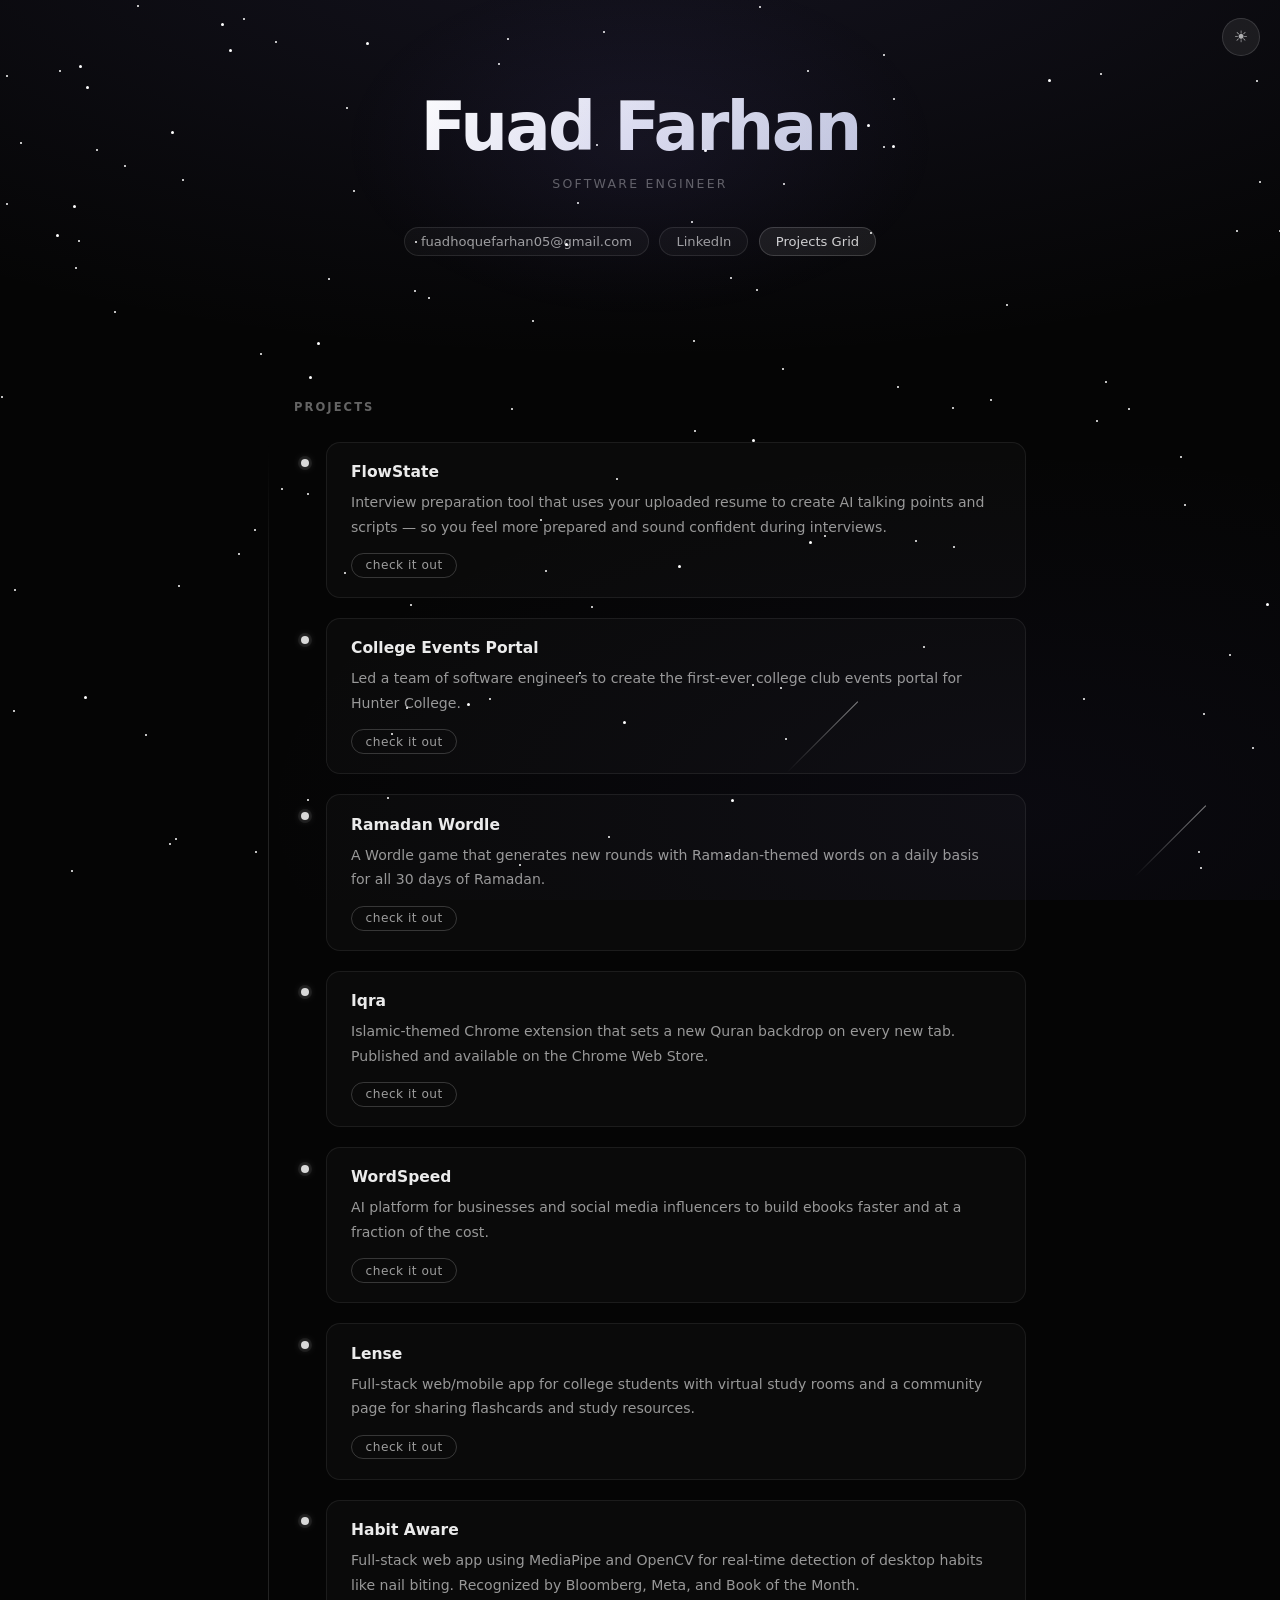
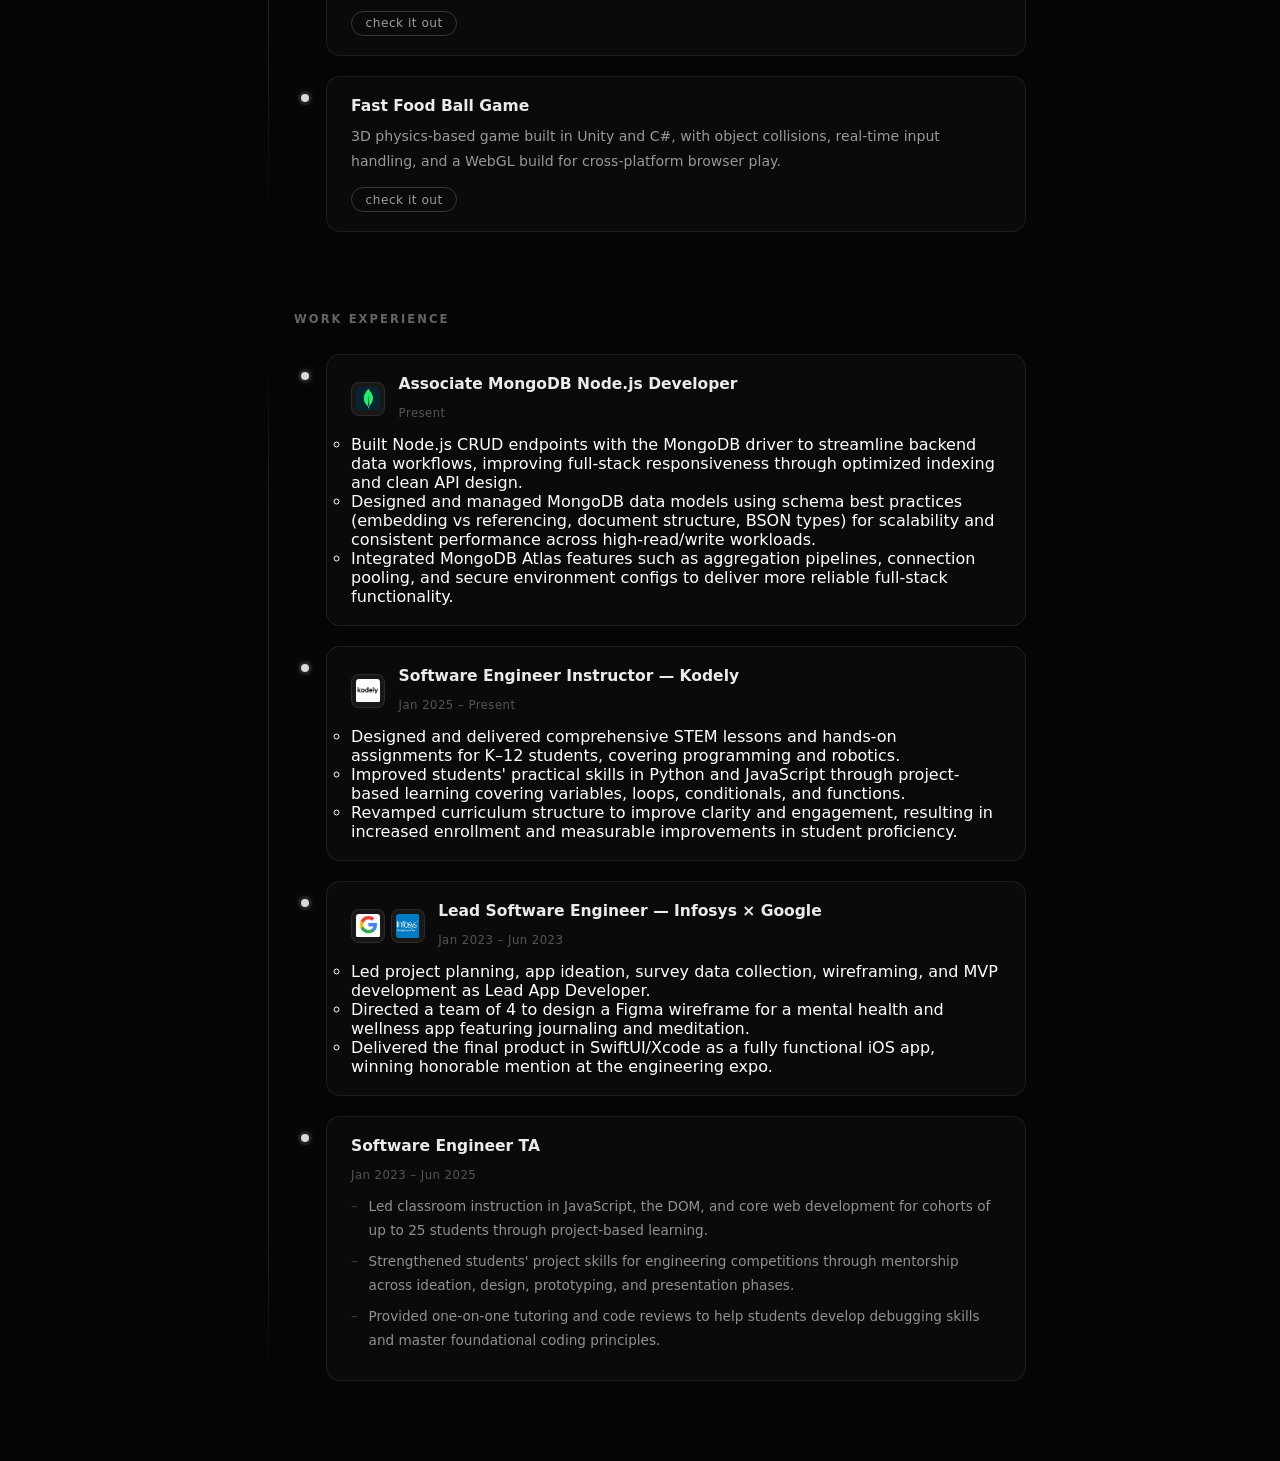
<file: index.html>
<!DOCTYPE html>
<html lang="en">
<head>
    <meta charset="UTF-8">
    <meta name="viewport" content="width=device-width, initial-scale=1.0">
    <title>Fuad Farhan — Portfolio</title>
    <link rel="stylesheet" href="index.css">
</head>
<body>
    <div id="background"></div>

    <button class="theme-toggle" id="themeToggle" aria-label="Switch to light theme">☀</button>

    <header>
        <h1>Fuad Farhan</h1>
        <p class="hero-subtitle">Software Engineer</p>
        <div class="header-links">
            <span>fuadhoquefarhan05@gmail.com</span>
            <a href="https://www.linkedin.com/in/fuad-farhan-b25295301" target="_blank">LinkedIn</a>
            <a href="projects.html" class="link-button">Projects Grid</a>
        </div>
    </header>

    <main>

        <!-- Projects Section -->
        <section class="timeline-section">
            <h2>Projects</h2>
            <ul class="timeline">

                <li class="fade-in">
                    <div class="timeline-dot"></div>
                    <div class="timeline-card">
                        <div class="timeline-content">
                            <h3>FlowState</h3>
                            <p>Interview preparation tool that uses your uploaded resume to create AI talking points and scripts — so you feel more prepared and sound confident during interviews.</p>
                            <a href="https://github.com/fuadfarhan05/flowstate" target="_blank" class="cta-link">check it out</a>
                        </div>
                    </div>
                </li>

                <li class="fade-in">
                    <div class="timeline-dot"></div>
                    <div class="timeline-card">
                        <div class="timeline-content">
                            <h3>College Events Portal</h3>
                            <p>Led a team of software engineers to create the first-ever college club events portal for Hunter College.</p>
                            <a href="https://github.com/fuadfarhan05/huntereventsportal" target="_blank" class="cta-link">check it out</a>
                        </div>
                    </div>
                </li>

                <li class="fade-in">
                    <div class="timeline-dot"></div>
                    <div class="timeline-card">
                        <div class="timeline-content">
                            <h3>Ramadan Wordle</h3>
                            <p>A Wordle game that generates new rounds with Ramadan-themed words on a daily basis for all 30 days of Ramadan.</p>
                            <a href="https://my-ramadan-wordle.vercel.app/" target="_blank" class="cta-link">check it out</a>
                        </div>
                    </div>
                </li>

                <li class="fade-in">
                    <div class="timeline-dot"></div>
                    <div class="timeline-card">
                        <div class="timeline-content">
                            <h3>Iqra</h3>
                            <p>Islamic-themed Chrome extension that sets a new Quran backdrop on every new tab. Published and available on the Chrome Web Store.</p>
                            <a href="https://chromewebstore.google.com/detail/iqra-quran-chrome-extensi/mifibcijklellhdpeameggpbefkbgghm" target="_blank" class="cta-link">check it out</a>
                        </div>
                    </div>
                </li>

                <li class="fade-in">
                    <div class="timeline-dot"></div>
                    <div class="timeline-card">
                        <div class="timeline-content">
                            <h3>WordSpeed</h3>
                            <p>AI platform for businesses and social media influencers to build ebooks faster and at a fraction of the cost.</p>
                            <a href="https://www.loom.com/share/a58ad398cbe04e078f683c4f975cae1d" target="_blank" class="cta-link">check it out</a>
                        </div>
                    </div>
                </li>

                <li class="fade-in">
                    <div class="timeline-dot"></div>
                    <div class="timeline-card">
                        <div class="timeline-content">
                            <h3>Lense</h3>
                            <p>Full-stack web/mobile app for college students with virtual study rooms and a community page for sharing flashcards and study resources.</p>
                            <a href="https://trylense.vercel.app/" target="_blank" class="cta-link">check it out</a>
                        </div>
                    </div>
                </li>

                <li class="fade-in">
                    <div class="timeline-dot"></div>
                    <div class="timeline-card">
                        <div class="timeline-content">
                            <h3>Habit Aware</h3>
                            <p>Full-stack web app using MediaPipe and OpenCV for real-time detection of desktop habits like nail biting. Recognized by Bloomberg, Meta, and Book of the Month.</p>
                            <a href="https://github.com/fuadfarhan05/HabitAware" target="_blank" class="cta-link">check it out</a>
                        </div>
                    </div>
                </li>

                <li class="fade-in">
                    <div class="timeline-dot"></div>
                    <div class="timeline-card">
                        <div class="timeline-content">
                            <h3>Fast Food Ball Game</h3>
                            <p>3D physics-based game built in Unity and C#, with object collisions, real-time input handling, and a WebGL build for cross-platform browser play.</p>
                            <a href="https://github.com/fuadfarhan05/HabitAware" target="_blank" class="cta-link">check it out</a>
                        </div>
                    </div>
                </li>

            </ul>
        </section>

        <!-- Work Experience Section -->
        <section class="timeline-section">
            <h2>Work Experience</h2>
            <ul class="timeline">

                <li class="fade-in">
                    <div class="timeline-dot"></div>
                    <div class="timeline-card">
                        <div class="card-header">
                            <div class="card-logos">
                                <img src="mongodb.png" alt="MongoDB" class="timeline-logo" />
                            </div>
                            <div class="timeline-content">
                                <h3>Associate MongoDB Node.js Developer</h3>
                                <p class="date">Present</p>
                            </div>
                        </div>
                        <ul>
                            <li>Built Node.js CRUD endpoints with the MongoDB driver to streamline backend data workflows, improving full-stack responsiveness through optimized indexing and clean API design.</li>
                            <li>Designed and managed MongoDB data models using schema best practices (embedding vs referencing, document structure, BSON types) for scalability and consistent performance across high-read/write workloads.</li>
                            <li>Integrated MongoDB Atlas features such as aggregation pipelines, connection pooling, and secure environment configs to deliver more reliable full-stack functionality.</li>
                        </ul>
                    </div>
                </li>

                <li class="fade-in">
                    <div class="timeline-dot"></div>
                    <div class="timeline-card">
                        <div class="card-header">
                            <div class="card-logos">
                                <img src="kodely.png" alt="Kodely" class="timeline-logo" />
                            </div>
                            <div class="timeline-content">
                                <h3>Software Engineer Instructor — Kodely</h3>
                                <p class="date">Jan 2025 – Present</p>
                            </div>
                        </div>
                        <ul>
                            <li>Designed and delivered comprehensive STEM lessons and hands-on assignments for K–12 students, covering programming and robotics.</li>
                            <li>Improved students' practical skills in Python and JavaScript through project-based learning covering variables, loops, conditionals, and functions.</li>
                            <li>Revamped curriculum structure to improve clarity and engagement, resulting in increased enrollment and measurable improvements in student proficiency.</li>
                        </ul>
                    </div>
                </li>

                <li class="fade-in">
                    <div class="timeline-dot"></div>
                    <div class="timeline-card">
                        <div class="card-header">
                            <div class="card-logos">
                                <img src="google.png" alt="Google" class="timeline-logo" />
                                <img src="infosys.png" alt="Infosys" class="timeline-logo" />
                            </div>
                            <div class="timeline-content">
                                <h3>Lead Software Engineer — Infosys × Google</h3>
                                <p class="date">Jan 2023 – Jun 2023</p>
                            </div>
                        </div>
                        <ul>
                            <li>Led project planning, app ideation, survey data collection, wireframing, and MVP development as Lead App Developer.</li>
                            <li>Directed a team of 4 to design a Figma wireframe for a mental health and wellness app featuring journaling and meditation.</li>
                            <li>Delivered the final product in SwiftUI/Xcode as a fully functional iOS app, winning honorable mention at the engineering expo.</li>
                        </ul>
                    </div>
                </li>

                <li class="fade-in">
                    <div class="timeline-dot"></div>
                    <div class="timeline-card">
                        <div class="timeline-content">
                            <h3>Software Engineer TA</h3>
                            <p class="date">Jan 2023 – Jun 2025</p>
                            <ul>
                                <li>Led classroom instruction in JavaScript, the DOM, and core web development for cohorts of up to 25 students through project-based learning.</li>
                                <li>Strengthened students' project skills for engineering competitions through mentorship across ideation, design, prototyping, and presentation phases.</li>
                                <li>Provided one-on-one tutoring and code reviews to help students develop debugging skills and master foundational coding principles.</li>
                            </ul>
                        </div>
                    </div>
                </li>

            </ul>
        </section>

    </main>

    <div id="floating-images"></div>

    <script src="script.js"></script>
</body>
</html>
</file>
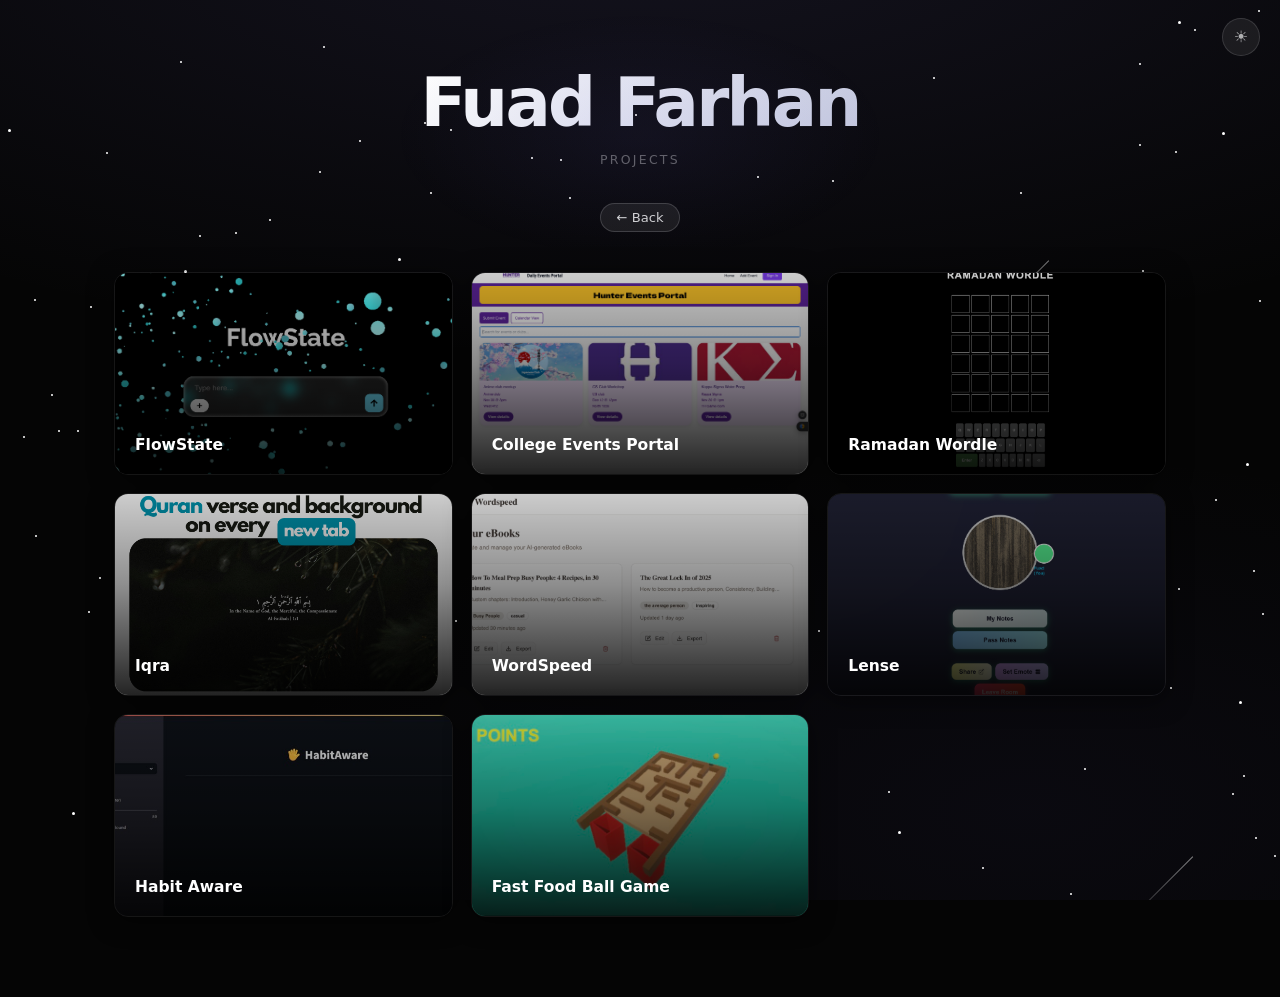
<file: projects.html>
<!DOCTYPE html>
<html lang="en">
<head>
    <meta charset="UTF-8">
    <meta name="viewport" content="width=device-width, initial-scale=1.0">
    <title>Projects — Fuad Farhan</title>
    <link rel="stylesheet" href="index.css">
</head>
<body>
    <div id="background"></div>

    <button class="theme-toggle" id="themeToggle" aria-label="Switch to light theme">☀</button>

    <header class="projects-page-header">
        <h1>Fuad Farhan</h1>
        <p class="hero-subtitle">Projects</p>
        <div class="header-links">
            <a href="index.html" class="link-button">← Back</a>
        </div>
    </header>

    <main>
        <div class="projects-grid-wrapper">
            <section class="projects-grid">

                <a href="https://enteryourflowstate.app/" target="_blank" class="project-link">
                    <div class="project-card fade-in">
                        <img src="flowstate.png" alt="FlowState">
                        <div class="overlay">
                            <h3>FlowState</h3>
                            <p>A web application that helps people who struggle with their speech be able to speak better for their interviews.</p>
                        </div>
                    </div>
                </a>

                <a href="https://github.com/fuadfarhan05/huntereventsportal" target="_blank" class="project-link">
                    <div class="project-card fade-in">
                        <img src="collegeevents.png" alt="College Events Portal">
                        <div class="overlay">
                            <h3>College Events Portal</h3>
                            <p>First-ever college club events portal built for Hunter College.</p>
                        </div>
                    </div>
                </a>

                <a href="https://my-ramadan-wordle.vercel.app/" target="_blank" class="project-link">
                    <div class="project-card fade-in">
                        <img src="wordle.png" alt="Ramadan Wordle">
                        <div class="overlay">
                            <h3>Ramadan Wordle</h3>
                            <p>Daily Wordle game featuring Ramadan-themed words.</p>
                        </div>
                    </div>
                </a>

                <a href="https://chromewebstore.google.com/detail/iqra-quran-chrome-extensi/mifibcijklellhdpeameggpbefkbgghm" target="_blank" class="project-link">
                    <div class="project-card fade-in">
                        <img src="chromeextension.png" alt="Iqra">
                        <div class="overlay">
                            <h3>Iqra</h3>
                            <p>Chrome extension that sets your new tab to a Quran backdrop.</p>
                        </div>
                    </div>
                </a>

                <a href="https://www.loom.com/share/a58ad398cbe04e078f683c4f975cae1d" target="_blank" class="project-link">
                    <div class="project-card fade-in">
                        <img src="wordspeed.png" alt="WordSpeed">
                        <div class="overlay">
                            <h3>WordSpeed</h3>
                            <p>AI platform for businesses to generate ebooks faster and cheaper.</p>
                        </div>
                    </div>
                </a>

                <a href="https://trylense.vercel.app/" target="_blank" class="project-link">
                    <div class="project-card fade-in">
                        <img src="lense.png" alt="Lense">
                        <div class="overlay">
                            <h3>Lense</h3>
                            <p>Social studying platform with virtual study rooms and shared resources.</p>
                        </div>
                    </div>
                </a>

                <a href="https://github.com/fuadfarhan05/HabitAware" target="_blank" class="project-link">
                    <div class="project-card fade-in">
                        <img src="habitaware.jpg" alt="Habit Aware">
                        <div class="overlay">
                            <h3>Habit Aware</h3>
                            <p>ML-powered app detecting desk habits using MediaPipe and OpenCV.</p>
                        </div>
                    </div>
                </a>

                <a href="https://github.com/fuadfarhan05/HabitAware" target="_blank" class="project-link">
                    <div class="project-card fade-in">
                        <img src="fastfoodballgame.jpg" alt="Fast Food Ball Game">
                        <div class="overlay">
                            <h3>Fast Food Ball Game</h3>
                            <p>3D physics-based Unity game optimized for WebGL.</p>
                        </div>
                    </div>
                </a>

            </section>
        </div>
    </main>

    <script src="script.js"></script>
</body>
</html>
</file>
<file: index.css>
/* =========================
   RESET + BASE
========================= */
* {
    margin: 0;
    padding: 0;
    box-sizing: border-box;
    font-family: Inter, system-ui, -apple-system, BlinkMacSystemFont, sans-serif;
}

body {
    background: #050505;
    color: #ffffff;
    overflow-x: hidden;
    min-height: 100vh;
    transition: background 0.35s ease, color 0.35s ease;
}

/* =========================
   BACKGROUND
========================= */
#background {
    position: fixed;
    inset: 0;
    z-index: -2;
    background:
        radial-gradient(ellipse 90% 50% at 50% -10%, rgba(130, 120, 220, 0.12), transparent),
        radial-gradient(ellipse 60% 40% at 80% 90%, rgba(80, 70, 160, 0.07), transparent),
        #050505;
    overflow: hidden;
}

/* Static stars */
.star {
    position: absolute;
    width: 2px;
    height: 2px;
    background: white;
    border-radius: 50%;
    animation: twinkle var(--duration, 4s) ease-in-out infinite;
    animation-delay: var(--delay, 0s);
}

@keyframes twinkle {
    0%, 100% { opacity: 0.08; transform: scale(1); }
    50% { opacity: 0.6; transform: scale(1.4); }
}

/* Shooting stars */
.shooting-star {
    position: absolute;
    width: 1px;
    height: 100px;
    background: linear-gradient(white, rgba(255,255,255,0));
    opacity: 0.5;
    transform: rotate(45deg);
    animation: shoot 3.5s linear infinite;
}

@keyframes shoot {
    from {
        transform: translate(0, 0) rotate(45deg);
        opacity: 0.8;
    }
    to {
        transform: translate(-120vw, 120vh) rotate(45deg);
        opacity: 0;
    }
}

/* =========================
   HERO / HEADER
========================= */
header {
    text-align: center;
    padding: 5.5rem 1rem 4rem;
    position: relative;
}

/* Ambient glow behind name */
header::before {
    content: '';
    position: absolute;
    top: 45%;
    left: 50%;
    transform: translate(-50%, -50%);
    width: 600px;
    height: 350px;
    background: radial-gradient(ellipse, rgba(148, 130, 255, 0.07), transparent 70%);
    pointer-events: none;
}

header h1 {
    font-size: clamp(2.6rem, 6vw, 4.2rem);
    font-weight: 700;
    letter-spacing: -0.04em;
    margin-bottom: 0.6rem;
    background: linear-gradient(135deg, #ffffff 30%, rgba(190, 200, 255, 0.75) 100%);
    -webkit-background-clip: text;
    -webkit-text-fill-color: transparent;
    background-clip: text;
}

.hero-subtitle {
    font-size: 0.78rem;
    letter-spacing: 0.18em;
    text-transform: uppercase;
    color: rgba(255,255,255,0.35);
    margin-bottom: 2.25rem;
}

/* Header links row */
.header-links {
    display: flex;
    align-items: center;
    justify-content: center;
    gap: 0.65rem;
    flex-wrap: wrap;
}

.header-links a,
.header-links span {
    font-size: 0.82rem;
    color: rgba(255,255,255,0.6);
    border: 1px solid rgba(255,255,255,0.1);
    padding: 0.38rem 1rem;
    border-radius: 24px;
    text-decoration: none;
    transition: color 0.2s ease, border-color 0.2s ease, background 0.2s ease;
    background: rgba(255,255,255,0.03);
    white-space: nowrap;
}

.header-links a:hover {
    color: #ffffff;
    border-color: rgba(255,255,255,0.28);
    background: rgba(255,255,255,0.07);
    text-decoration: none;
    opacity: 1;
}

.link-button {
    background: rgba(255,255,255,0.07) !important;
    color: rgba(255,255,255,0.8) !important;
    border: 1px solid rgba(255,255,255,0.16) !important;
    padding: 0.38rem 1rem !important;
    border-radius: 24px !important;
    font-size: 0.82rem !important;
    text-decoration: none !important;
    font-weight: 500 !important;
    transition: background 0.2s ease, border-color 0.2s ease, color 0.2s ease !important;
    margin-left: 0 !important;
}

.link-button:hover {
    background: rgba(255,255,255,0.14) !important;
    border-color: rgba(255,255,255,0.32) !important;
    color: #ffffff !important;
    text-decoration: none !important;
}

/* =========================
   SCROLL FADE-IN
========================= */
.fade-in {
    opacity: 0;
    transform: translateY(18px);
    transition: opacity 0.5s ease, transform 0.5s ease;
}

.fade-in.visible {
    opacity: 1;
    transform: translateY(0);
}

/* =========================
   SECTIONS
========================= */
.timeline-section {
    max-width: 820px;
    margin: 5rem auto;
    padding: 0 1.5rem;
}

.timeline-section h2 {
    font-size: 0.72rem;
    font-weight: 600;
    letter-spacing: 0.18em;
    text-transform: uppercase;
    color: rgba(255,255,255,0.38);
    margin-bottom: 1.75rem;
    padding-left: 2.5rem;
}

/* =========================
   TIMELINE
========================= */
.timeline {
    list-style: none;
    position: relative;
    padding-left: 2.5rem;
}

.timeline::before {
    content: '';
    position: absolute;
    left: 14px;
    top: 0;
    bottom: 0;
    width: 1px;
    background: linear-gradient(
        to bottom,
        transparent,
        rgba(255,255,255,0.12) 15%,
        rgba(255,255,255,0.12) 85%,
        transparent
    );
}

.timeline > li {
    position: relative;
    margin-bottom: 1.25rem;
    padding-left: 2rem;
}

.timeline-dot {
    position: absolute;
    left: 7px;
    top: 1.1rem;
    width: 8px;
    height: 8px;
    background: rgba(255,255,255,0.85);
    border-radius: 50%;
    box-shadow: 0 0 0 3px rgba(255,255,255,0.07), 0 0 10px rgba(255,255,255,0.25);
    transition: box-shadow 0.25s ease;
    z-index: 1;
}

.timeline > li:hover .timeline-dot {
    box-shadow: 0 0 0 4px rgba(255,255,255,0.12), 0 0 16px rgba(200, 190, 255, 0.5);
}

/* =========================
   TIMELINE CARD
========================= */
.timeline-card {
    background: rgba(255,255,255,0.022);
    border: 1px solid rgba(255,255,255,0.07);
    border-radius: 14px;
    padding: 1.2rem 1.5rem;
    transition: background 0.25s ease, border-color 0.25s ease, transform 0.25s ease;
}

.timeline > li:hover .timeline-card {
    background: rgba(255,255,255,0.042);
    border-color: rgba(255,255,255,0.12);
    transform: translateX(3px);
}

/* Card header: logo + title area */
.card-header {
    display: flex;
    align-items: center;
    gap: 0.85rem;
    margin-bottom: 0.75rem;
}

.card-logos {
    display: flex;
    gap: 0.35rem;
    flex-shrink: 0;
}

.timeline-logo {
    width: 34px;
    height: 34px;
    object-fit: contain;
    border-radius: 8px;
    background: rgba(255,255,255,0.06);
    padding: 4px;
    border: 1px solid rgba(255,255,255,0.08);
}

/* =========================
   TIMELINE CONTENT
========================= */
.timeline-content h3 {
    font-size: 0.97rem;
    font-weight: 600;
    margin-bottom: 0.2rem;
    color: rgba(255,255,255,0.92);
    line-height: 1.3;
}

.timeline-content .date {
    font-size: 0.73rem;
    color: rgba(255,255,255,0.3);
    letter-spacing: 0.04em;
    margin-bottom: 0;
    font-variant-numeric: tabular-nums;
}

.timeline-content > p,
.timeline-content > .description {
    font-size: 0.88rem;
    line-height: 1.75;
    color: rgba(255,255,255,0.58);
    margin-top: 0.5rem;
}

/* Nested job bullet lists */
.timeline-content > ul {
    padding-left: 0;
    list-style: none;
    margin-top: 0.65rem;
}

.timeline-content > ul > li {
    font-size: 0.85rem;
    line-height: 1.7;
    color: rgba(255,255,255,0.55);
    padding-left: 1.1rem;
    position: relative;
    margin-bottom: 0.55rem;
}

.timeline-content > ul > li::before {
    content: '–';
    position: absolute;
    left: 0;
    color: rgba(255,255,255,0.2);
}

/* "check it out" pill link */
.timeline-card > .timeline-content > a,
.timeline-content > a.cta-link {
    display: inline-block;
    margin-top: 0.85rem;
    font-size: 0.76rem;
    letter-spacing: 0.04em;
    border: 1px solid rgba(255,255,255,0.18);
    padding: 0.28rem 0.85rem;
    border-radius: 20px;
    text-decoration: none;
    color: rgba(255,255,255,0.6);
    transition: background 0.2s ease, color 0.2s ease, border-color 0.2s ease;
}

.timeline-card > .timeline-content > a:hover,
.timeline-content > a.cta-link:hover {
    background: #ffffff;
    color: #000000;
    border-color: #ffffff;
    opacity: 1;
    text-decoration: none;
}

/* =========================
   LINKS (global)
========================= */
a {
    color: #ffffff;
}

a:hover {
    opacity: 1;
    text-decoration: underline;
}

/* =========================
   FLOATING IMAGES
========================= */
#floating-images img {
    position: absolute;
    width: 90px;
    pointer-events: none;
    transition: transform 1.5s ease;
}

/* =========================
   MOBILE
========================= */
@media (max-width: 768px) {
    header {
        padding: 4rem 1rem 2.5rem;
    }

    .timeline-section {
        margin: 3rem 1rem;
    }

    .timeline-logo {
        width: 28px;
        height: 28px;
    }

    #floating-images img {
        width: 60px;
    }
}

@media (max-width: 480px) {
    header h1 {
        font-size: 2rem;
    }

    .timeline-section h2 {
        font-size: 0.68rem;
    }

    .timeline-card {
        padding: 1rem 1.1rem;
    }
}

/* =========================
   PROJECTS PAGE WRAPPER
========================= */
.projects-page-header {
    text-align: center;
    padding: 4rem 1rem 2.5rem;
    position: relative;
}

.projects-page-header::before {
    content: '';
    position: absolute;
    top: 50%;
    left: 50%;
    transform: translate(-50%, -50%);
    width: 500px;
    height: 250px;
    background: radial-gradient(ellipse, rgba(130, 120, 255, 0.06), transparent 70%);
    pointer-events: none;
}

/* =========================
   PROJECTS GRID
========================= */
.projects-grid-wrapper {
    max-width: 1100px;
    margin: 0 auto;
    padding: 0 1.5rem 5rem;
}

.projects-grid {
    display: grid;
    grid-template-columns: repeat(auto-fit, minmax(260px, 1fr));
    gap: 18px;
    padding: 0;
    border: none;
    border-radius: 0;
}

.project-card {
    position: relative;
    aspect-ratio: 5 / 3;
    overflow: hidden;
    border-radius: 14px;
    cursor: pointer;
    border: 1px solid rgba(255,255,255,0.07);
    transition: border-color 0.3s ease, transform 0.3s ease, box-shadow 0.3s ease;
    box-shadow: 0 4px 24px rgba(0,0,0,0.5);
}

.project-card:hover {
    border-color: rgba(255,255,255,0.18);
    transform: translateY(-4px);
    box-shadow: 0 16px 40px rgba(0,0,0,0.55);
}

.project-link {
    text-decoration: none;
    color: inherit;
}

.project-card img {
    width: 100%;
    height: 100%;
    object-fit: cover;
    transition: transform 0.5s ease, filter 0.4s ease;
    filter: brightness(0.8);
}

.project-card:hover img {
    transform: scale(1.06);
    filter: brightness(0.65);
}

/* Always-visible gradient overlay — title at bottom, desc on hover */
.project-card .overlay {
    position: absolute;
    inset: 0;
    background: linear-gradient(
        to top,
        rgba(0,0,0,0.82) 0%,
        rgba(0,0,0,0.3) 55%,
        transparent 100%
    );
    color: #ffffff;
    display: flex;
    flex-direction: column;
    justify-content: flex-end;
    align-items: flex-start;
    text-align: left;
    padding: 1.2rem 1.25rem;
    transition: background 0.35s ease;
}

.project-card:hover .overlay {
    background: linear-gradient(
        to top,
        rgba(0,0,0,0.9) 0%,
        rgba(0,0,0,0.55) 60%,
        rgba(0,0,0,0.15) 100%
    );
}

.overlay h3 {
    font-size: 0.97rem;
    font-weight: 600;
    margin-bottom: 0;
    color: #ffffff;
    line-height: 1.3;
}

.overlay p {
    font-size: 0.8rem;
    color: rgba(255,255,255,0.65);
    line-height: 1.5;
    max-height: 0;
    overflow: hidden;
    opacity: 0;
    transition: max-height 0.35s ease, opacity 0.35s ease, margin-top 0.3s ease;
    margin-top: 0;
}

.project-card:hover .overlay p {
    max-height: 80px;
    opacity: 1;
    margin-top: 0.35rem;
}

/* =========================
   THEME TOGGLE BUTTON
========================= */
.theme-toggle {
    position: fixed;
    top: 1.1rem;
    right: 1.25rem;
    z-index: 200;
    width: 38px;
    height: 38px;
    border-radius: 50%;
    background: rgba(255,255,255,0.07);
    border: 1px solid rgba(255,255,255,0.13);
    color: rgba(255,255,255,0.65);
    cursor: pointer;
    font-size: 1rem;
    display: flex;
    align-items: center;
    justify-content: center;
    transition: background 0.2s ease, border-color 0.2s ease, color 0.2s ease, transform 0.15s ease;
    line-height: 1;
    outline: none;
}

.theme-toggle:hover {
    background: rgba(255,255,255,0.14);
    border-color: rgba(255,255,255,0.28);
    color: #ffffff;
    transform: scale(1.08);
}

/* =========================
   LIGHT THEME
========================= */
[data-theme="light"] body {
    background: #f4f3ef;
    color: #1a1a1a;
}

[data-theme="light"] #background {
    background:
        radial-gradient(ellipse 90% 50% at 50% -10%, rgba(160, 150, 230, 0.07), transparent),
        #f4f3ef;
    transition: background 0.35s ease;
}

[data-theme="light"] .star,
[data-theme="light"] .shooting-star {
    display: none !important;
}

[data-theme="light"] header::before {
    background: radial-gradient(ellipse, rgba(130, 120, 220, 0.06), transparent 70%);
}

[data-theme="light"] header h1 {
    background: linear-gradient(135deg, #111111 30%, #4a4870 100%);
    -webkit-background-clip: text;
    -webkit-text-fill-color: transparent;
    background-clip: text;
}

[data-theme="light"] .hero-subtitle {
    color: rgba(0,0,0,0.38);
}

[data-theme="light"] .header-links a,
[data-theme="light"] .header-links span {
    color: rgba(0,0,0,0.58);
    border-color: rgba(0,0,0,0.1);
    background: rgba(0,0,0,0.03);
}

[data-theme="light"] .header-links a:hover {
    color: #111111;
    border-color: rgba(0,0,0,0.24);
    background: rgba(0,0,0,0.07);
}

[data-theme="light"] .link-button {
    background: rgba(0,0,0,0.05) !important;
    color: rgba(0,0,0,0.65) !important;
    border-color: rgba(0,0,0,0.12) !important;
}

[data-theme="light"] .link-button:hover {
    background: rgba(0,0,0,0.11) !important;
    border-color: rgba(0,0,0,0.26) !important;
    color: #111111 !important;
}

[data-theme="light"] .timeline-section h2 {
    color: rgba(0,0,0,0.38);
}

[data-theme="light"] .timeline::before {
    background: linear-gradient(
        to bottom,
        transparent,
        rgba(0,0,0,0.1) 15%,
        rgba(0,0,0,0.1) 85%,
        transparent
    );
}

[data-theme="light"] .timeline-dot {
    background: rgba(0,0,0,0.65);
    box-shadow: 0 0 0 3px rgba(0,0,0,0.05), 0 0 10px rgba(0,0,0,0.08);
}

[data-theme="light"] .timeline > li:hover .timeline-dot {
    box-shadow: 0 0 0 4px rgba(0,0,0,0.08), 0 0 16px rgba(80,70,180,0.25);
}

[data-theme="light"] .timeline-card {
    background: rgba(0,0,0,0.022);
    border-color: rgba(0,0,0,0.07);
}

[data-theme="light"] .timeline > li:hover .timeline-card {
    background: rgba(0,0,0,0.04);
    border-color: rgba(0,0,0,0.11);
}

[data-theme="light"] .timeline-logo {
    background: rgba(0,0,0,0.04);
    border-color: rgba(0,0,0,0.08);
}

[data-theme="light"] .timeline-content h3 {
    color: rgba(0,0,0,0.88);
}

[data-theme="light"] .timeline-content .date {
    color: rgba(0,0,0,0.35);
}

[data-theme="light"] .timeline-content > p,
[data-theme="light"] .timeline-content > .description {
    color: rgba(0,0,0,0.6);
}

[data-theme="light"] .timeline-content > ul > li {
    color: rgba(0,0,0,0.58);
}

[data-theme="light"] .timeline-content > ul > li::before {
    color: rgba(0,0,0,0.2);
}

[data-theme="light"] .timeline-card > .timeline-content > a,
[data-theme="light"] .timeline-content > a.cta-link {
    border-color: rgba(0,0,0,0.16);
    color: rgba(0,0,0,0.58);
}

[data-theme="light"] .timeline-card > .timeline-content > a:hover,
[data-theme="light"] .timeline-content > a.cta-link:hover {
    background: #111111;
    color: #ffffff;
    border-color: #111111;
}

[data-theme="light"] a {
    color: #1a1a1a;
}

[data-theme="light"] .theme-toggle {
    background: rgba(0,0,0,0.05);
    border-color: rgba(0,0,0,0.12);
    color: rgba(0,0,0,0.5);
}

[data-theme="light"] .theme-toggle:hover {
    background: rgba(0,0,0,0.1);
    border-color: rgba(0,0,0,0.25);
    color: rgba(0,0,0,0.85);
}

[data-theme="light"] .project-card {
    border-color: rgba(0,0,0,0.09);
}

[data-theme="light"] .project-card:hover {
    border-color: rgba(0,0,0,0.18);
    box-shadow: 0 16px 40px rgba(0,0,0,0.18);
}
</file>
